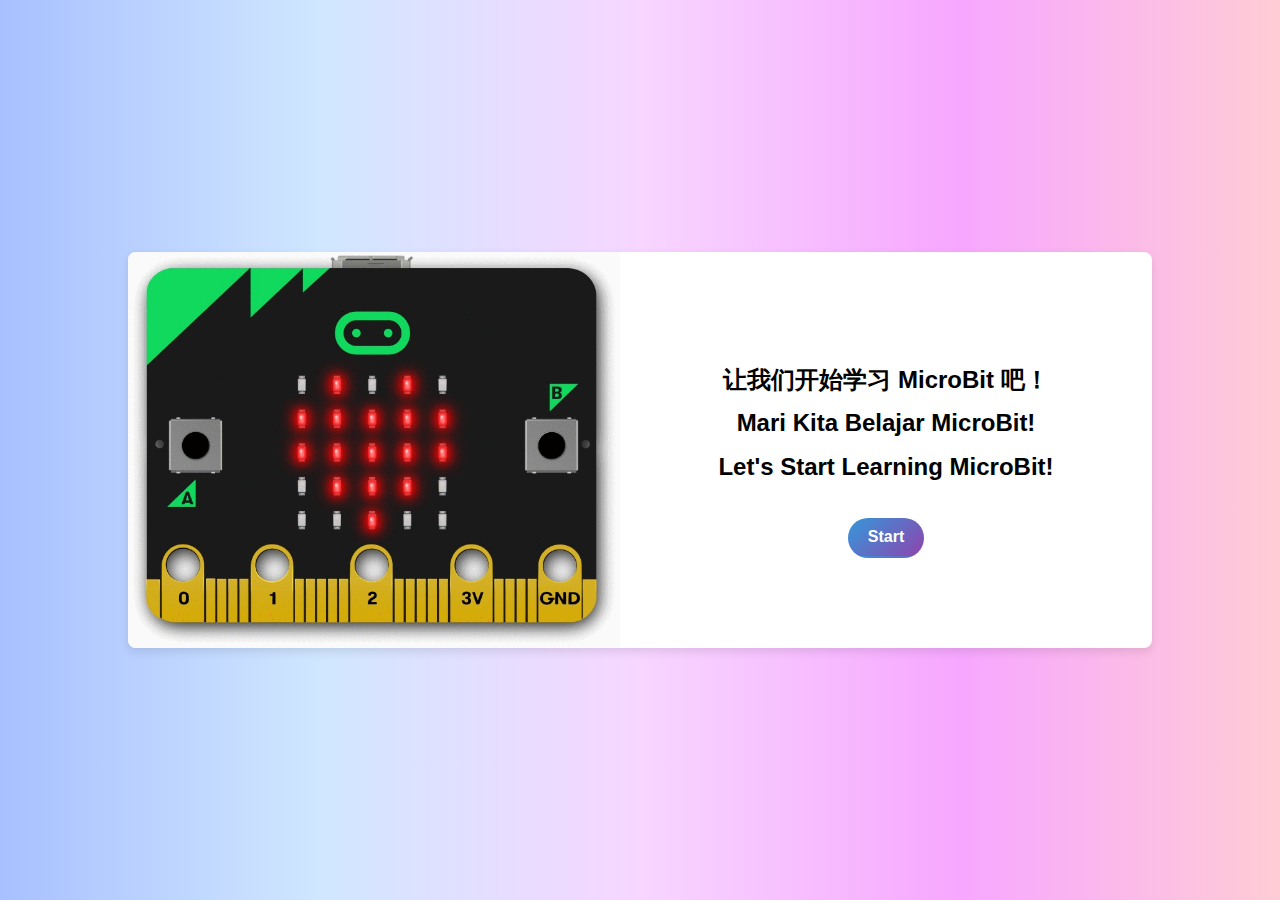
<file: index.html>
<!DOCTYPE html>
<html lang="en">
<head>
    <meta charset="UTF-8">
    <meta name="viewport" content="width=device-width, initial-scale=1.0">
    <title>MicroBit Learning</title>
    <link rel="stylesheet" href="styles.css">
    <script src="script.js" defer></script>
</head>
<body>
    <div class="container">
        <!-- 左侧照片框 -->
        <div class="photo-frame">
            <img src="beating-heart.gif" alt="MicroBit" class="microbit-photo">
        </div>
        <!-- 右侧内容 -->
        <div class="content">
            <h1>让我们开始学习 MicroBit 吧！<br> Mari Kita Belajar MicroBit! <br> Let's Start Learning MicroBit!</h1>
            <a href="learning.html" class="read-more">Start</a>
        </div>
    </div>
</body>
</html>
</file>
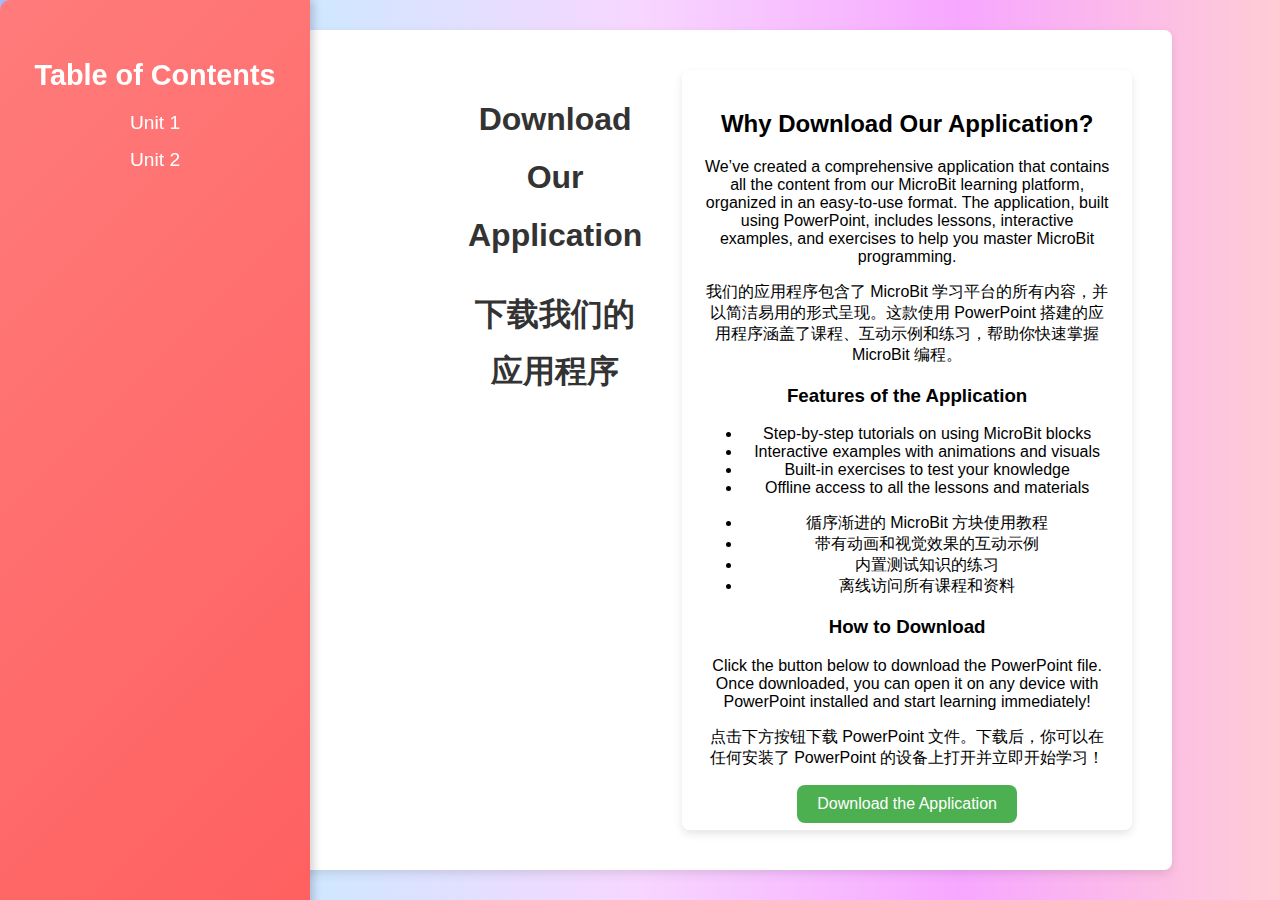
<file: download.html>
<!DOCTYPE html>
<html lang="en">
<head>
    <meta charset="UTF-8">
    <meta name="viewport" content="width=device-width, initial-scale=1.0">
    <title>Download Our MicroBit Application</title>
    <link rel="stylesheet" href="styles.css">
    <script src="script.js" defer></script>
</head>
<body>
    <div class="blog-container">
        <header>
            <h1>Download Our Application</h1>
            <h1>下载我们的应用程序</h1>
        </header>

        <!-- 侧边导航栏 -->
        <div class="sidebar">
            <h3>Table of Contents</h3>
                        <ul>
                <li><a href="Unit1.html">Unit 1</a></li>
				<li><a href="Unit2.html">Unit 2</a></li>
            </ul>
        </div>

        <!-- 主要内容 -->
        <div class="main-content">
            <main>

                <h2>Why Download Our Application?</h2>

                <p>We’ve created a comprehensive application that contains all the content from our MicroBit learning platform, organized in an easy-to-use format. The application, built using PowerPoint, includes lessons, interactive examples, and exercises to help you master MicroBit programming.</p>

                <p>我们的应用程序包含了 MicroBit 学习平台的所有内容，并以简洁易用的形式呈现。这款使用 PowerPoint 搭建的应用程序涵盖了课程、互动示例和练习，帮助你快速掌握 MicroBit 编程。</p>

                <h3>Features of the Application</h3>
                <ul>
                    <li>Step-by-step tutorials on using MicroBit blocks</li>
                    <li>Interactive examples with animations and visuals</li>
                    <li>Built-in exercises to test your knowledge</li>
                    <li>Offline access to all the lessons and materials</li>
                </ul>

                <ul>
                    <li>循序渐进的 MicroBit 方块使用教程</li>
                    <li>带有动画和视觉效果的互动示例</li>
                    <li>内置测试知识的练习</li>
                    <li>离线访问所有课程和资料</li>
                </ul>

                <h3>How to Download</h3>
                <p>Click the button below to download the PowerPoint file. Once downloaded, you can open it on any device with PowerPoint installed and start learning immediately!</p>

                <p>点击下方按钮下载 PowerPoint 文件。下载后，你可以在任何安装了 PowerPoint 的设备上打开并立即开始学习！</p>

                <a href="MICROBIT LEARNING.ppsx" download="MICROBIT LEARNING.ppsx" class="download-button">Download the Application</a>
            </main>
        </div>
    </div>
</body>
</html>
</file>
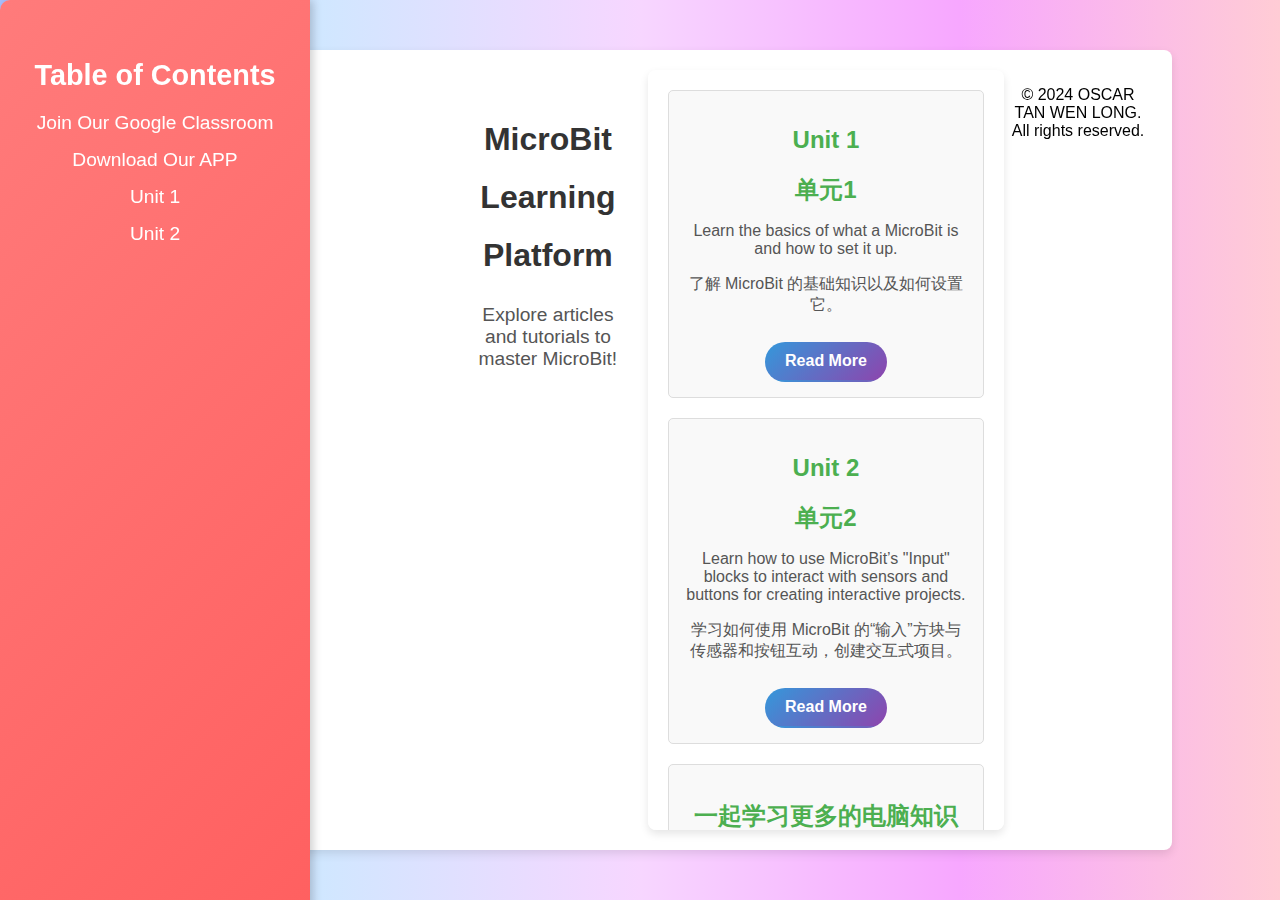
<file: learning.html>
<!DOCTYPE html>
<html lang="en">
<head>
    <meta charset="UTF-8">
    <meta name="viewport" content="width=device-width, initial-scale=1.0">
    <title>MicroBit Learning Platform</title>
    <link rel="stylesheet" href="styles.css">
</head>
<body>
    <div class="blog-container">
        <header>
            <h1>MicroBit Learning Platform</h1>
            <p>Explore articles and tutorials to master MicroBit!</p>
        </header>
		
		        <!-- 侧边导航栏 -->
        <div class="sidebar">
            <h3>Table of Contents</h3>
            <ul>
				<li><a href="googleclassroom.html">Join Our Google Classroom</a></li>
				<li><a href="download.html">Download Our APP</a></li>
                <li><a href="Unit1.html">Unit 1</a></li>
				<li><a href="Unit2.html">Unit 2</a></li>
            </ul>
        </div>
		
        <main>
            <!-- 文章列表 -->
            <article>
                <h2>Unit 1</h2>
				<h2>单元1</h2>
                <p>Learn the basics of what a MicroBit is and how to set it up.</p>
				<p>了解 MicroBit 的基础知识以及如何设置它。</p>
                <a href="Unit1.html" class="read-more">Read More</a>
            </article>
			            <article>
                <h2>Unit 2</h2>
				<h2>单元2</h2>
                <p>Learn how to use MicroBit’s "Input" blocks to interact with sensors and buttons for creating interactive projects.</p>
				<p>学习如何使用 MicroBit 的“输入”方块与传感器和按钮互动，创建交互式项目。</p>
                <a href="Unit2.html" class="read-more">Read More</a>
            </article>
			
						            <article>
                <h2></h2>
				<h2>一起学习更多的电脑知识吧！</h2>
                <p>Let's explore more about computers together!</p>
                <a href="https://oscartanwenlong-hi.github.io/learning/" class="read-more">Read More</a>
            </article>
			
			 <a href='https://www.free-counters.org/'>free HitCounters</a> <script type='text/javascript' src='https://www.freevisitorcounters.com/auth.php?id=467975fff33a900bb951ea67b7d2b9647b00a8fd'></script>
<script type="text/javascript" src="https://www.freevisitorcounters.com/en/home/counter/1268680/t/10"></script>
        </main>
		<footer>
			<p>&copy; 2024 OSCAR TAN WEN LONG. All rights reserved.</p>
        </footer>
    </div>
</body>
</html>
</file>
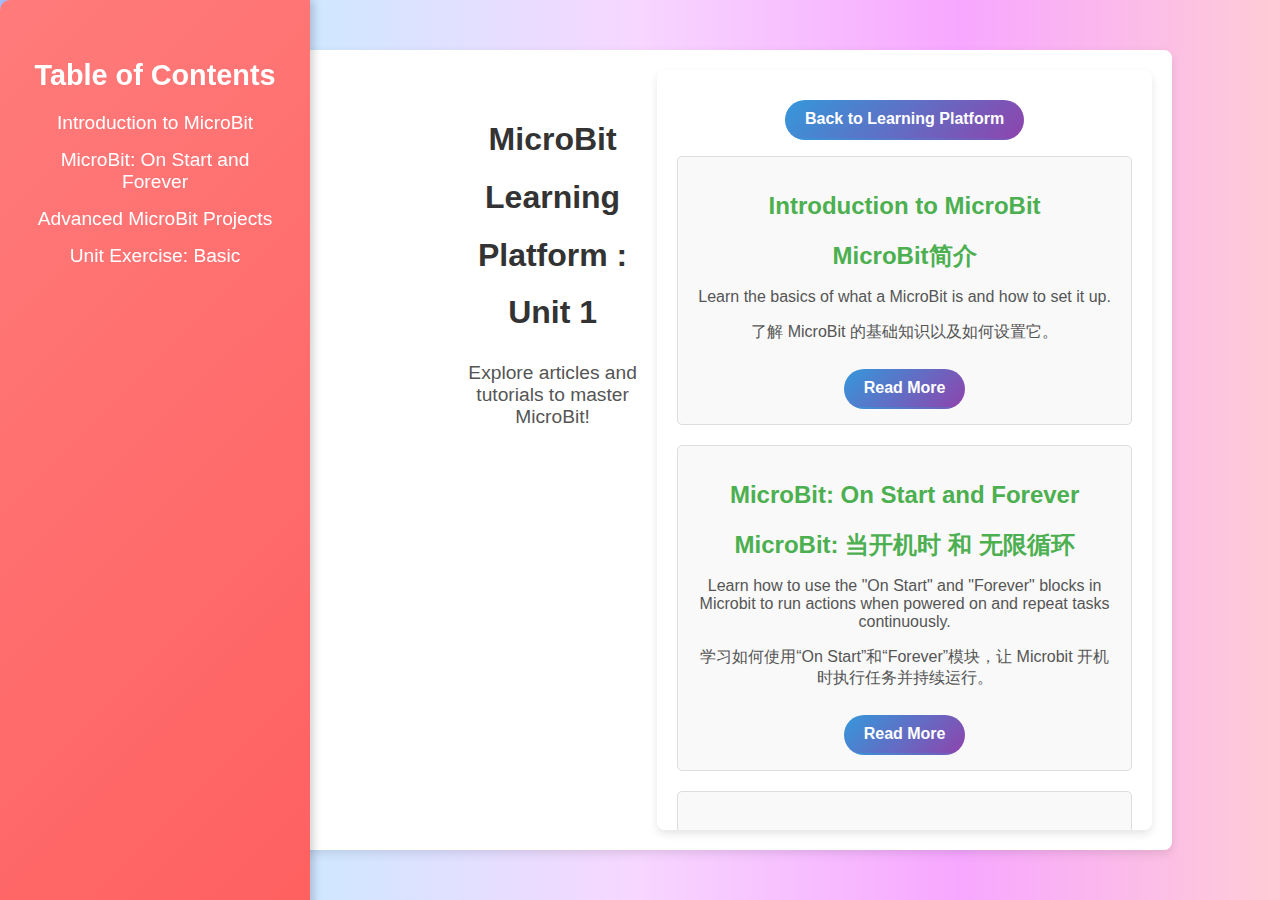
<file: Unit1.html>
<!DOCTYPE html>
<html lang="en">
<head>
    <meta charset="UTF-8">
    <meta name="viewport" content="width=device-width, initial-scale=1.0">
    <title>MicroBit Learning Platform</title>
    <link rel="stylesheet" href="styles.css">
</head>
<body>
    <div class="blog-container">
        <header>
            <h1>MicroBit Learning Platform : Unit 1</h1>
            <p>Explore articles and tutorials to master MicroBit!</p>
        </header>
		
		        <!-- 侧边导航栏 -->
        <div class="sidebar">
            <h3>Table of Contents</h3>
            <ul>
                <li><a href="post1/article1.html">Introduction to MicroBit</a></li>
                <li><a href="post2/article2.html">MicroBit: On Start and Forever</a></li>
                <li><a href="post3/article3.html">Advanced MicroBit Projects</a></li>
				<li><a href="post4/article4.html">Unit Exercise: Basic</a></li>
            </ul>
        </div>
		
        <main>
			<a href="learning.html" class="read-more">Back to Learning Platform</a>
			<p></p>
            <!-- 文章列表 -->
            <article>
                <h2>Introduction to MicroBit</h2>
				<h2>MicroBit简介</h2>
                <p>Learn the basics of what a MicroBit is and how to set it up.</p>
				<p>了解 MicroBit 的基础知识以及如何设置它。</p>
                <a href="post1/article1.html" class="read-more">Read More</a>
            </article>

            <article>
                <h2>MicroBit: On Start and Forever</h2>
				<h2>MicroBit: 当开机时 和 无限循环</h2>
                <p>Learn how to use the "On Start" and "Forever" blocks in Microbit to run actions when powered on and repeat tasks continuously.</p>
				<p>学习如何使用“On Start”和“Forever”模块，让 Microbit 开机时执行任务并持续运行。</p>
                <a href="post2/article2.html" class="read-more">Read More</a>
            </article>

            <article>
                <h2>MicroBit: Basic Module Blocks</h2>
				<h2>MicroBit: 基本模块</h2>
                <p>This article covers the key blocks in the MicroBit Basic module, such as "Show Number," "Show String," "Pause," and "Clear Screen," essential for controlling the display and timing in your projects.</p>
				<p>本文介绍了 MicroBit 基本模块中的关键代码块，如“显示数字”、“显示字符串”、“暂停”和“清空屏幕”，帮助控制显示和时间。</p>
                <a href="post3/article3.html" class="read-more">Read More</a>
            </article>
			
			    <article>
                <h2>Unit Exercise: Basic</h2>
				<h2>单元练习：Basic</h2>
                <p>This article covers the key blocks in the MicroBit Basic module, such as "Show Number," "Show String," "Pause," and "Clear Screen," essential for controlling the display and timing in your projects.</p>
				<p>本文介绍了 MicroBit 基本模块中的关键代码块，如“显示数字”、“显示字符串”、“暂停”和“清空屏幕”，帮助控制显示和时间。</p>
                <a href="post4/article4.html" class="read-more">Read More</a>
            </article>
			        <footer>
            <p>&copy; 2024 OSCAR TAN WEN LONG. All rights reserved.</p>
        </footer>
        </main>
    </div>
</body>
</html>
</file>
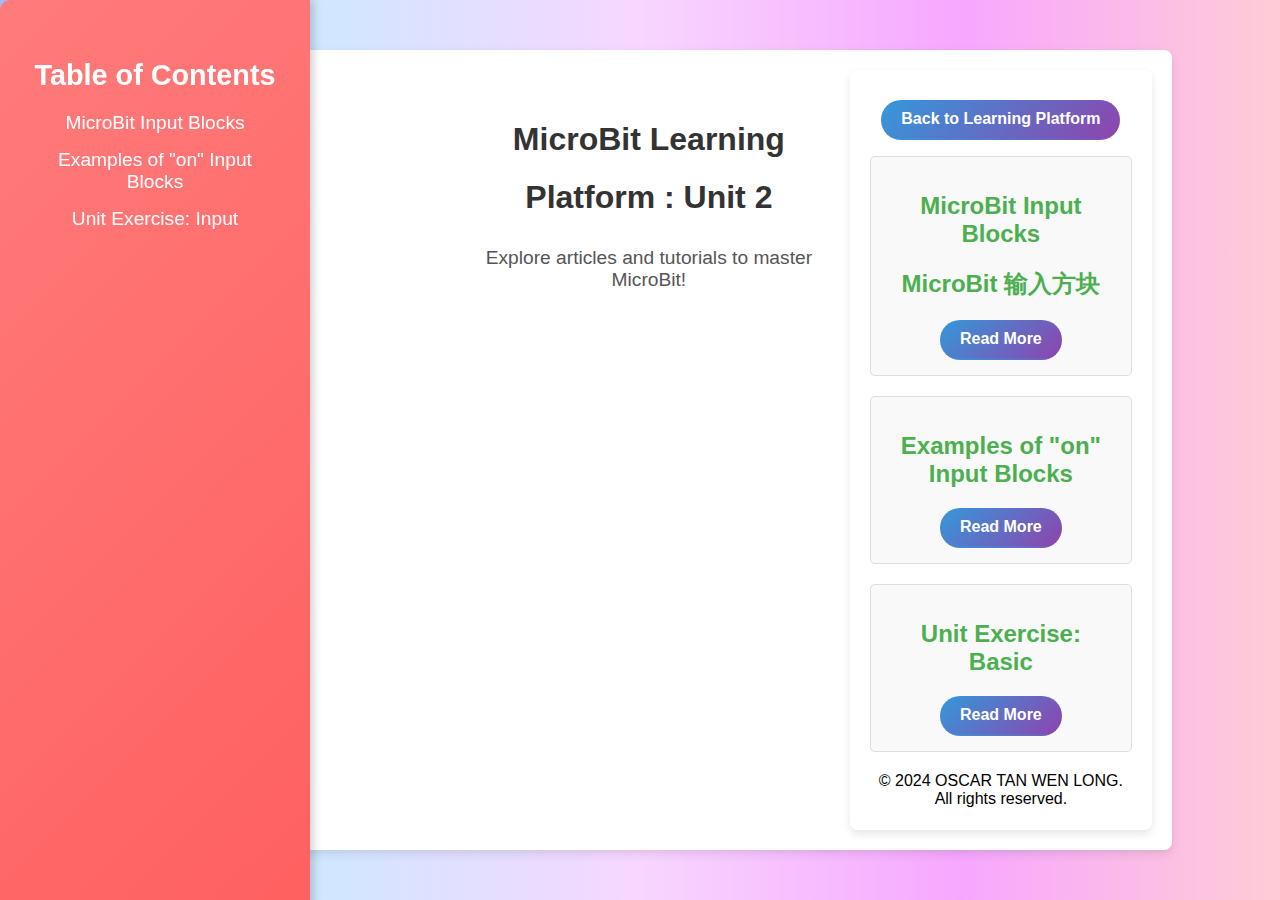
<file: Unit2.html>
<!DOCTYPE html>
<html lang="en">
<head>
    <meta charset="UTF-8">
    <meta name="viewport" content="width=device-width, initial-scale=1.0">
    <title>MicroBit Learning Platform</title>
    <link rel="stylesheet" href="styles.css">
</head>
<body>
    <div class="blog-container">
        <header>
            <h1>MicroBit Learning Platform : Unit 2</h1>
            <p>Explore articles and tutorials to master MicroBit!</p>
        </header>
		
		        <!-- 侧边导航栏 -->
        <div class="sidebar">
            <h3>Table of Contents</h3>
            <ul>
                <li><a href="post5/article5.html">MicroBit Input Blocks</a></li>
                <li><a href="post6/article6.html">Examples of "on" Input Blocks</a></li>
                <li><a href="post7/article7.html">Unit Exercise: Input</a></li>
            </ul>
        </div>
		
        <main>
			<a href="learning.html" class="read-more">Back to Learning Platform</a>
			<p></p>
            <!-- 文章列表 -->
            <article>
                <h2>MicroBit Input Blocks</h2>
				<h2>MicroBit 输入方块</h2>
                <a href="post5/article5.html" class="read-more">Read More</a>
            </article>

            <article>
                <h2>Examples of "on" Input Blocks</h2>
                <a href="post6/article6.html" class="read-more">Read More</a>
            </article>

            <article>
                <h2>Unit Exercise: Basic</h2>        
                <a href="post7/article7.html" class="read-more">Read More</a>
            </article>
			        <footer>
            <p>&copy; 2024 OSCAR TAN WEN LONG. All rights reserved.</p>
        </footer>
        </main>
    </div>
</body>
</html>
</file>
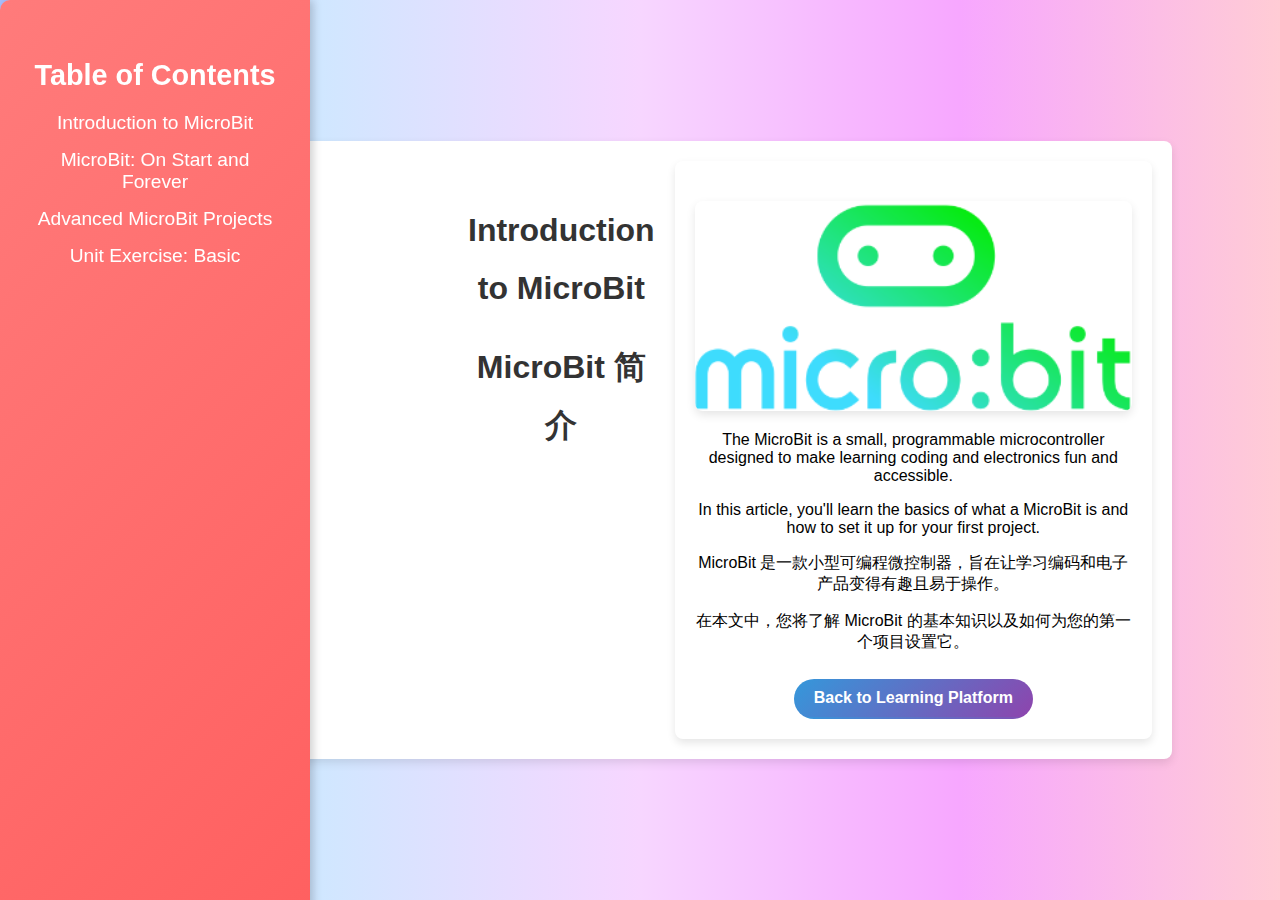
<file: post1/article1.html>
<!DOCTYPE html>
<html lang="en">
<head>
    <meta charset="UTF-8">
    <meta name="viewport" content="width=device-width, initial-scale=1.0">
    <title>Introduction to MicroBit</title>
    <link rel="stylesheet" href="../styles.css">
</head>
<body>
    <div class="blog-container">
        <header>
			<h1>Introduction to MicroBit</h1>
			<h1>MicroBit 简介</h1>
        </header>
		
		        <!-- 侧边导航栏 -->
        <div class="sidebar">
            <h3>Table of Contents</h3>
            <ul>
                <li><a href="../post1/article1.html">Introduction to MicroBit</a></li>
                <li><a href="../post2/article2.html">MicroBit: On Start and Forever</a></li>
                <li><a href="../post3/article3.html">Advanced MicroBit Projects</a></li>
				<li><a href="../post4/article4.html">Unit Exercise: Basic</a></li>
            </ul>
        </div>
		
        <main>
			<img src="Microbit-logo-stacked.png" alt="Introduction to MicroBit" class="article-image">
            <p>The MicroBit is a small, programmable microcontroller designed to make learning coding and electronics fun and accessible.</p>
            <p>In this article, you'll learn the basics of what a MicroBit is and how to set it up for your first project.</p>
			
			<p>MicroBit 是一款小型可编程微控制器，旨在让学习编码和电子产品变得有趣且易于操作。</p>
			<p>在本文中，您将了解 MicroBit 的基本知识以及如何为您的第一个项目设置它。</p>
            <a href="../learning.html" class="read-more">Back to Learning Platform</a>
        </main>
    </div>
</body>
</html>
</file>
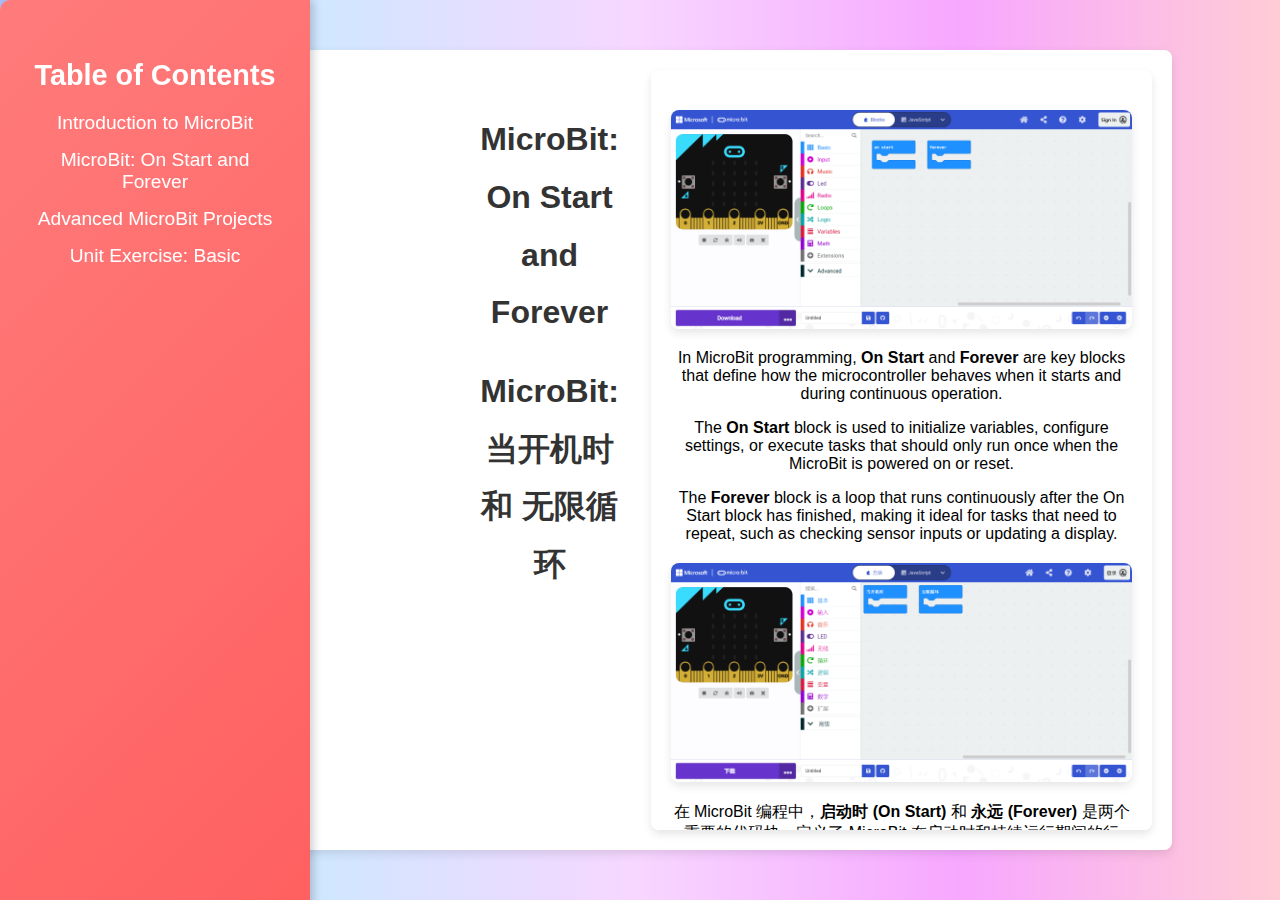
<file: post2/article2.html>
<!DOCTYPE html>
<html lang="en">
<head>
    <meta charset="UTF-8">
    <meta name="viewport" content="width=device-width, initial-scale=1.0">
    <title>MicroBit: On Start and Forever</title>
    <link rel="stylesheet" href="../styles.css">
</head>
<body>
    <div class="blog-container">
        <header>
            <h1>MicroBit: On Start and Forever</h1>
            <h1>MicroBit: 当开机时 和 无限循环</h1>
        </header>
		
		        <!-- 侧边导航栏 -->
        <div class="sidebar">
            <h3>Table of Contents</h3>
            <ul>
                <li><a href="../post1/article1.html">Introduction to MicroBit</a></li>
                <li><a href="../post2/article2.html">MicroBit: On Start and Forever</a></li>
                <li><a href="../post3/article3.html">Advanced MicroBit Projects</a></li>
				<li><a href="../post4/article4.html">Unit Exercise: Basic</a></li>
            </ul>
        </div>
		
        <main>
            <img src="ENGLISH.png" alt="MicroBit On Start and Forever" class="article-image">
            <p>In MicroBit programming, <strong>On Start</strong> and <strong>Forever</strong> are key blocks that define how the microcontroller behaves when it starts and during continuous operation.</p>
            <p>The <strong>On Start</strong> block is used to initialize variables, configure settings, or execute tasks that should only run once when the MicroBit is powered on or reset.</p>
            <p>The <strong>Forever</strong> block is a loop that runs continuously after the On Start block has finished, making it ideal for tasks that need to repeat, such as checking sensor inputs or updating a display.</p>

			<img src="CHINESE.png" alt="MicroBit On Start and Forever" class="article-image">
            <p>在 MicroBit 编程中，<strong>启动时 (On Start)</strong> 和 <strong>永远 (Forever)</strong> 是两个重要的代码块，定义了 MicroBit 在启动时和持续运行期间的行为。</p>
            <p><strong>当开机时 (On Start)</strong> 块用于初始化变量、配置设置或执行仅在 MicroBit 开机或重置时运行一次的任务。</p>
            <p><strong>无限循环 (Forever)</strong> 块是一个循环，在启动时代码块完成后会持续运行。它非常适合需要重复执行的任务，例如检查传感器输入或更新显示。</p>
            <a href="../learning.html" class="read-more">Back to Learning Platform</a>
        </main>
    </div>
</body>
</html>
</file>
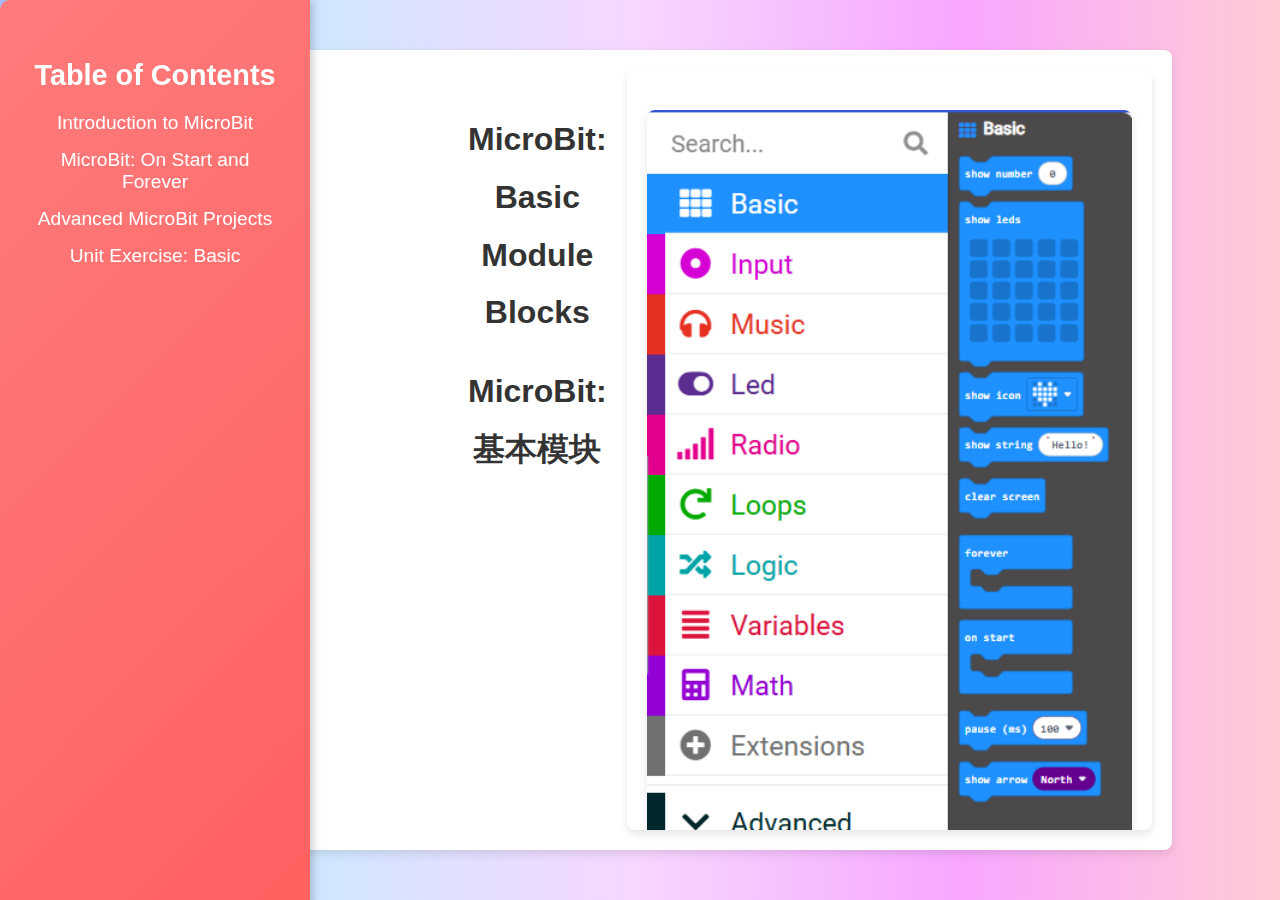
<file: post3/article3.html>
<!DOCTYPE html>
<html lang="en">
<head>
    <meta charset="UTF-8">
    <meta name="viewport" content="width=device-width, initial-scale=1.0">
    <title>Introduction to MicroBit</title>
    <link rel="stylesheet" href="../styles.css">
</head>
<body>
    <div class="blog-container">
        <header>
            <h1>MicroBit: Basic Module Blocks</h1>
            <h1>MicroBit: 基本模块</h1>
        </header>
		
		        <!-- 侧边导航栏 -->
        <div class="sidebar">
            <h3>Table of Contents</h3>
            <ul>
                <li><a href="../post1/article1.html">Introduction to MicroBit</a></li>
                <li><a href="../post2/article2.html">MicroBit: On Start and Forever</a></li>
                <li><a href="../post3/article3.html">Advanced MicroBit Projects</a></li>
				<li><a href="../post4/article4.html">Unit Exercise: Basic</a></li>
            </ul>
        </div>
		
        <main>
            <img src="ENGLISH.png" alt="MicroBit Basic Module Blocks" class="article-image">
            <p>In MicroBit programming, the <strong>Basic</strong> module contains several important blocks that allow you to control basic functions and actions. These blocks are essential for building interactive projects and controlling the MicroBit’s hardware components.</p>
            <p>Some of the key blocks in the Basic module include:</p>
            <ul>
                <li><strong>Show Number</strong>: Displays a number on the MicroBit's LED display.</li>
                <li><strong>Show String</strong>: Displays a string of text on the LED display.</li>
                <li><strong>Pause</strong>: Pauses the program for a specified amount of time (in milliseconds).</li>
                <li><strong>Clear Screen</strong>: Clears the LED display.</li>
            </ul>
            <p>These blocks are used to create simple, yet powerful interactions with the MicroBit, making it possible to display messages, pause actions, and clear the screen as needed in your program.</p>

            <img src="CHINESE.png" alt="MicroBit Basic Module Blocks" class="article-image">
            <p>在 MicroBit 编程中，<strong>基本 (Basic)</strong> 模块包含多个重要的代码块，允许你控制基本功能和操作。这些模块是构建交互式项目和控制 MicroBit 硬件组件的基础。</p>
            <p>基本模块中的一些关键代码块包括：</p>
            <ul>
                <li><strong>显示数字 (Show Number)</strong>: 在 MicroBit 的 LED 显示屏上显示数字。</li>
                <li><strong>显示字符串 (Show String)</strong>: 在 LED 显示屏上显示文本字符串。</li>
                <li><strong>暂停 (Pause)</strong>: 暂停程序运行指定的时间（以毫秒为单位）。</li>
                <li><strong>清空屏幕 (Clear Screen)</strong>: 清除 LED 显示屏上的内容。</li>
            </ul>
            <p>这些代码块用于与 MicroBit 进行简单而强大的交互，可以在程序中根据需要显示信息、暂停操作或清除显示屏。</p>
            <a href="../learning.html" class="read-more">Back to Learning Platform</a>
        </main>
    </div>
</body>
</html>
</file>
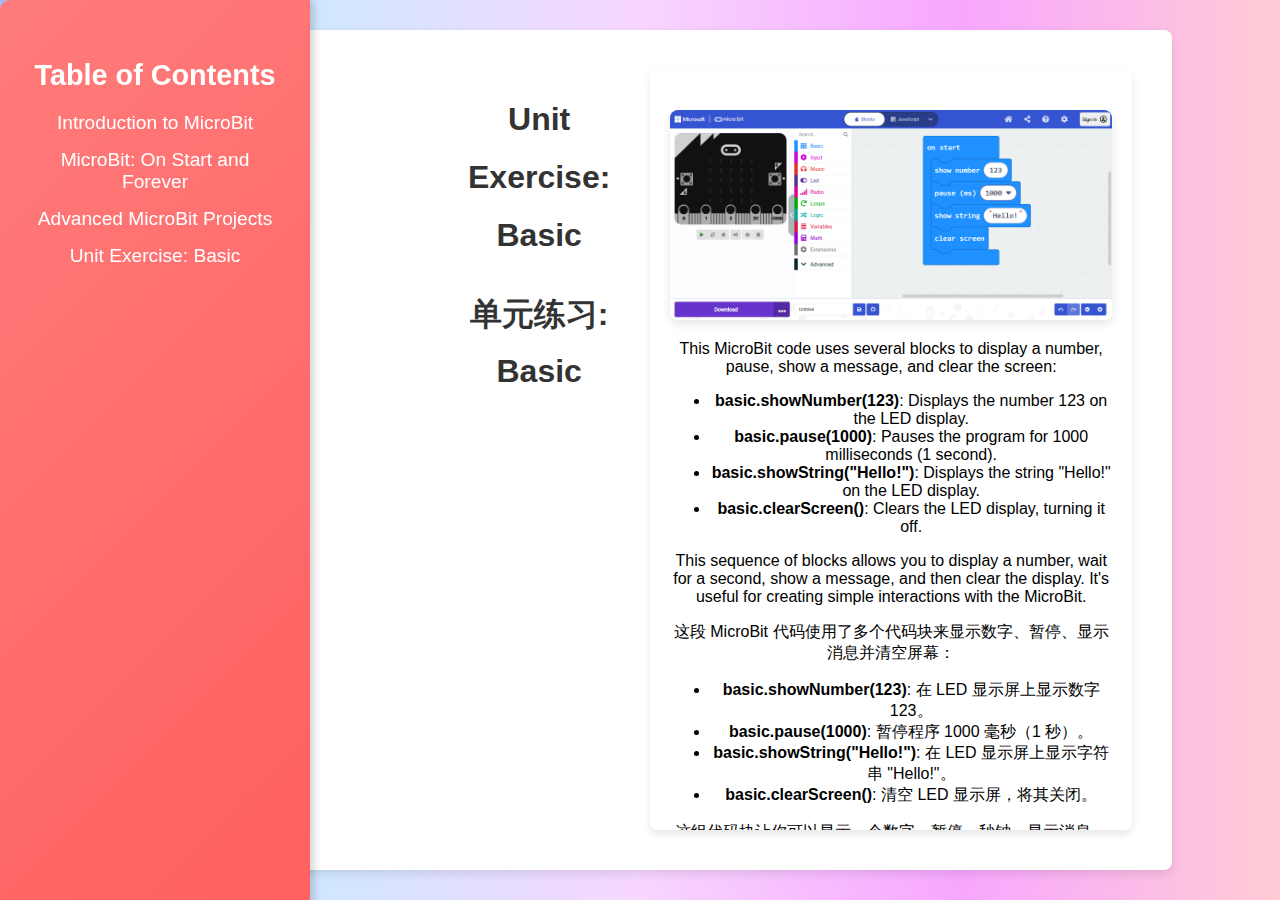
<file: post4/article4.html>
<!DOCTYPE html>
<html lang="en">
<head>
    <meta charset="UTF-8">
    <meta name="viewport" content="width=device-width, initial-scale=1.0">
    <title>MicroBit Code Explanation</title>
    <link rel="stylesheet" href="../styles.css">
    <script src="../script.js" defer></script>
</head>
<body>
    <div class="blog-container">
        <header>
            <h1>Unit Exercise: Basic</h1>
            <h1>单元练习: Basic</h1>
        </header>

        <!-- 侧边导航栏 -->
        <div class="sidebar">
            <h3>Table of Contents</h3>
            <ul>
                <li><a href="../post1/article1.html">Introduction to MicroBit</a></li>
                <li><a href="../post2/article2.html">MicroBit: On Start and Forever</a></li>
                <li><a href="../post3/article3.html">Advanced MicroBit Projects</a></li>
				<li><a href="../post4/article4.html">Unit Exercise: Basic</a></li>
            </ul>
        </div>

        <!-- 主要内容 -->
        <div class="main-content">
            <main>
                <img src="ENGLISH.png" alt="MicroBit Code Explanation" class="article-image">
                <p>This MicroBit code uses several blocks to display a number, pause, show a message, and clear the screen:</p>
                <ul>
                    <li><strong>basic.showNumber(123)</strong>: Displays the number 123 on the LED display.</li>
                    <li><strong>basic.pause(1000)</strong>: Pauses the program for 1000 milliseconds (1 second).</li>
                    <li><strong>basic.showString("Hello!")</strong>: Displays the string "Hello!" on the LED display.</li>
                    <li><strong>basic.clearScreen()</strong>: Clears the LED display, turning it off.</li>
                </ul>
                <p>This sequence of blocks allows you to display a number, wait for a second, show a message, and then clear the display. It's useful for creating simple interactions with the MicroBit.</p>

                <p>这段 MicroBit 代码使用了多个代码块来显示数字、暂停、显示消息并清空屏幕：</p>
                <ul>
                    <li><strong>basic.showNumber(123)</strong>: 在 LED 显示屏上显示数字 123。</li>
                    <li><strong>basic.pause(1000)</strong>: 暂停程序 1000 毫秒（1 秒）。</li>
                    <li><strong>basic.showString("Hello!")</strong>: 在 LED 显示屏上显示字符串 "Hello!"。</li>
                    <li><strong>basic.clearScreen()</strong>: 清空 LED 显示屏，将其关闭。</li>
                </ul>
                <p>这组代码块让你可以显示一个数字、暂停一秒钟、显示消息，然后清空显示屏。非常适合用来创建简单的与 MicroBit 交互的项目。</p>

                <a href="../learning.html" class="read-more">Back to Learning Platform</a>
                <a href="https://forms.gle/SXpiHjVuipmYMY28A" class="read-more">Google Form Test</a>
                <a href="microbit-Unit-Exercise-Basic.hex" download="microbit-Unit-Exercise-Basic.hex" class="download-button">Download .hex File</a>
            </main>
        </div>
    </div>
</body>
</html>
</file>
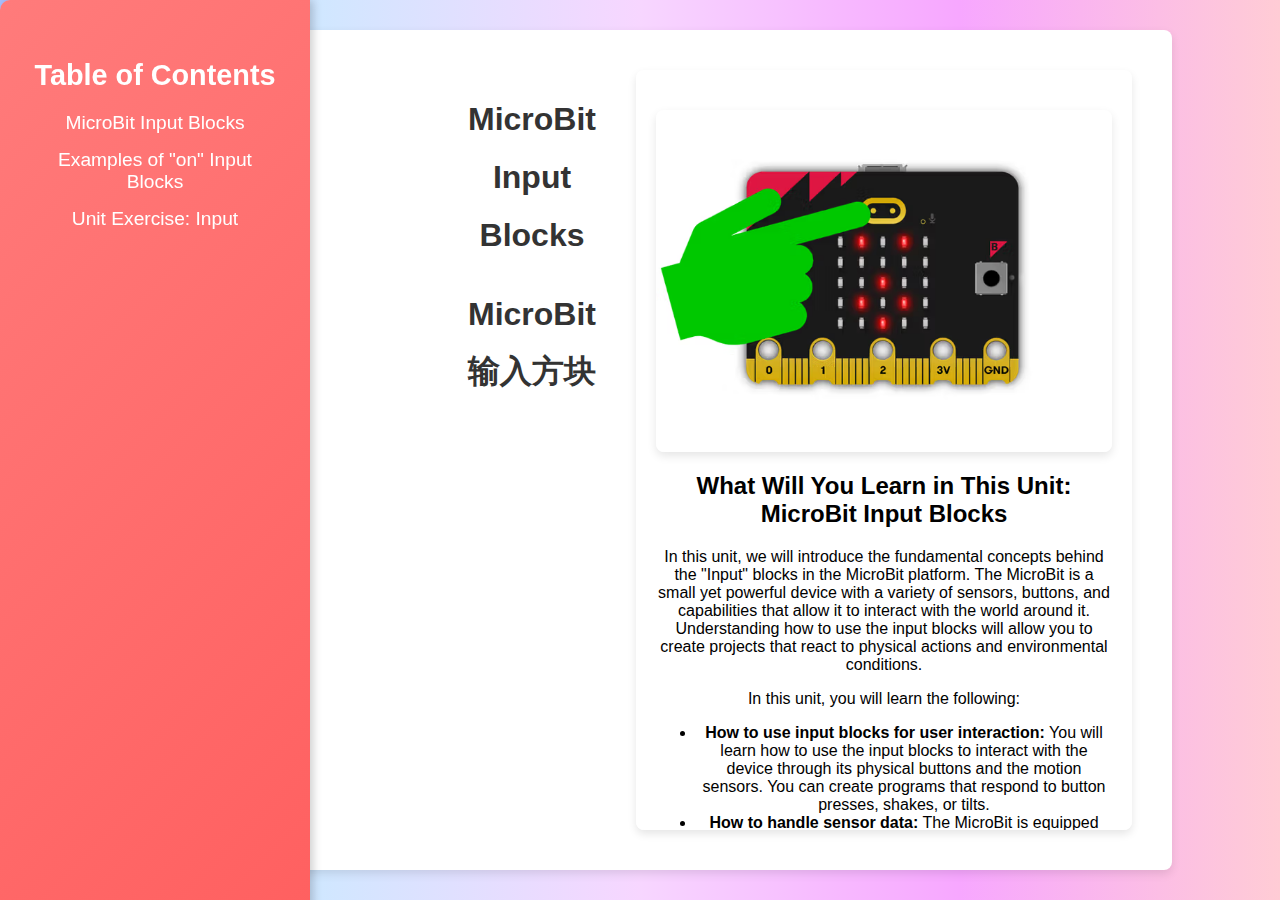
<file: post5/article5.html>
<!DOCTYPE html>
<html lang="en">
<head>
    <meta charset="UTF-8">
    <meta name="viewport" content="width=device-width, initial-scale=1.0">
    <title>MicroBit Input Blocks</title>
    <link rel="stylesheet" href="../styles.css">
    <script src="../script.js" defer></script>
</head>
<body>
    <div class="blog-container">
        <header>
            <h1>MicroBit Input Blocks</h1>
            <h1>MicroBit 输入方块</h1>
        </header>

        <!-- 侧边导航栏 -->
        <div class="sidebar">
            <h3>Table of Contents</h3>
            <ul>
                <li><a href="../post5/article5.html">MicroBit Input Blocks</a></li>
                <li><a href="../post6/article6.html">Examples of "on" Input Blocks</a></li>
                <li><a href="../post7/article7.html">Unit Exercise: Input</a></li>
            </ul>
        </div>

        <!-- 主要内容 -->
        <div class="main-content">
            <main>
                <img src="ENGLISH.png" alt="MicroBit Input Blocks Overview" class="article-image">
                
                <h2>What Will You Learn in This Unit: MicroBit Input Blocks</h2>
                
                <p>In this unit, we will introduce the fundamental concepts behind the "Input" blocks in the MicroBit platform. The MicroBit is a small yet powerful device with a variety of sensors, buttons, and capabilities that allow it to interact with the world around it. Understanding how to use the input blocks will allow you to create projects that react to physical actions and environmental conditions.</p>

                <p>In this unit, you will learn the following:</p>
                <ul>
                    <li><strong>How to use input blocks for user interaction:</strong> You will learn how to use the input blocks to interact with the device through its physical buttons and the motion sensors. You can create programs that respond to button presses, shakes, or tilts.</li>
                    <li><strong>How to handle sensor data:</strong> The MicroBit is equipped with various sensors, such as the light sensor and temperature sensor. In this unit, you will learn how to read and utilize data from these sensors in your projects.</li>
                    <li><strong>How to use the accelerometer and compass:</strong> You'll discover how to use the MicroBit’s built-in accelerometer to detect movements such as shaking or tilting. The compass will allow you to create applications that use direction and orientation.</li>
                    <li><strong>How to combine input blocks with other logic:</strong> We will explore how to combine input blocks with other logic blocks such as loops and conditionals. For example, you can make the MicroBit do something when a button is pressed or when the device is shaken.</li>
                    <li><strong>Building interactive projects:</strong> By the end of this unit, you will be able to create interactive projects that respond to the user. For example, you can create a game where the MicroBit reacts when the user shakes the device, or a weather station that uses the temperature sensor to display the current temperature.</li>
                </ul>

                <p>This unit is the foundation of creating interactive projects that can sense and respond to the environment or the user. You will be able to take your understanding of inputs and use them in a wide variety of applications, from simple games to useful sensor-based tools.</p>

                <p>在这个单元中，我们将介绍 MicroBit 平台中“输入”方块的基本概念。MicroBit 是一款小巧而强大的设备，拥有各种传感器、按钮和功能，可以与周围的世界互动。理解如何使用输入方块将使你能够创建对物理动作和环境条件做出反应的项目。</p>

                <p>在这个单元中，你将学习到：</p>
                <ul>
                    <li><strong>如何使用输入方块进行用户交互：</strong>你将学习如何通过 MicroBit 的物理按钮和运动传感器与设备进行交互。你可以创建响应按钮按下、摇动或倾斜的程序。</li>
                    <li><strong>如何处理传感器数据：</strong>MicroBit 配备了各种传感器，例如光传感器和温度传感器。在本单元中，你将学习如何读取并在项目中使用这些传感器的数据。</li>
                    <li><strong>如何使用加速度计和指南针：</strong>你将发现如何使用 MicroBit 内建的加速度计来检测摇动或倾斜等运动。指南针将允许你创建使用方向和方位的应用。</li>
                    <li><strong>如何将输入方块与其他逻辑结合：</strong>我们将探讨如何将输入方块与其他逻辑方块（如循环和条件）结合。例如，当按下按钮或设备被摇动时，你可以让 MicroBit 做出某些反应。</li>
                    <li><strong>创建交互式项目：</strong>在本单元结束时，你将能够创建响应用户操作的交互式项目。例如，你可以创建一个游戏，当用户摇动设备时，MicroBit 会做出反应，或者使用温度传感器显示当前温度的天气站。</li>
                </ul>

                <p>这个单元是创建能够感知和响应环境或用户交互的项目的基础。你将能够将输入方块的知识运用到各种应用中，从简单的游戏到有用的传感器工具。</p>

                <a href="../learning.html" class="read-more">Back to Learning Platform</a>
            </main>
        </div>
    </div>
</body>
</html>
</file>
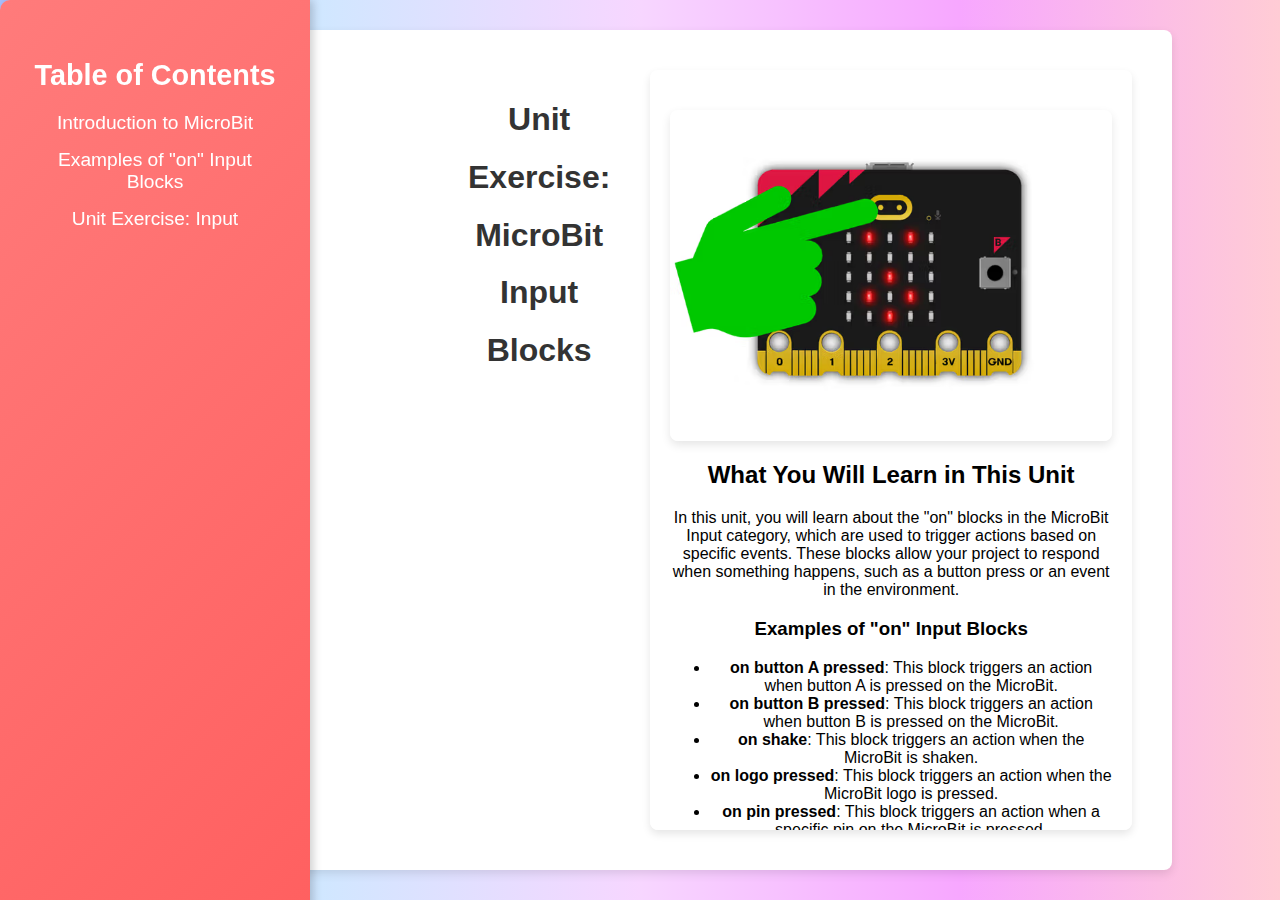
<file: post6/article6.html>
<!DOCTYPE html>
<html lang="en">
<head>
    <meta charset="UTF-8">
    <meta name="viewport" content="width=device-width, initial-scale=1.0">
    <title>MicroBit Input Blocks Overview</title>
    <link rel="stylesheet" href="../styles.css">
    <script src="../script.js" defer></script>
</head>
<body>
    <div class="blog-container">
        <header>
            <h1>Unit Exercise: MicroBit Input Blocks</h1>
        </header>

        <!-- 侧边导航栏 -->
        <div class="sidebar">
            <h3>Table of Contents</h3>
            <ul>
                <li><a href="../post5/article5.html">Introduction to MicroBit</a></li>
                <li><a href="../post6/article6.html">Examples of "on" Input Blocks</a></li>
                <li><a href="../post7/article7.html">Unit Exercise: Input</a></li>
            </ul>
        </div>

        <!-- 主要内容 -->
        <div class="main-content">
            <main>
                <img src="ENGLISH.png" alt="MicroBit Input Blocks Overview" class="article-image">

                <h2>What You Will Learn in This Unit</h2>

                <p>In this unit, you will learn about the "on" blocks in the MicroBit Input category, which are used to trigger actions based on specific events. These blocks allow your project to respond when something happens, such as a button press or an event in the environment.</p>

                <h3>Examples of "on" Input Blocks</h3>
                <ul>
                    <li><strong>on button A pressed</strong>: This block triggers an action when button A is pressed on the MicroBit.</li>
                    <li><strong>on button B pressed</strong>: This block triggers an action when button B is pressed on the MicroBit.</li>
                    <li><strong>on shake</strong>: This block triggers an action when the MicroBit is shaken.</li>
                    <li><strong>on logo pressed</strong>: This block triggers an action when the MicroBit logo is pressed.</li>
                    <li><strong>on pin pressed</strong>: This block triggers an action when a specific pin on the MicroBit is pressed.</li>
                </ul>

                <p>These blocks are essential for creating interactive projects that respond to user input, movements, or physical interactions with the environment. By using these "on" blocks, you can make your MicroBit projects more dynamic and responsive to various actions.</p>

                <a href="../learning.html" class="read-more">Back to Learning Platform</a>
            </main>
        </div>
    </div>
</body>
</html>
</file>
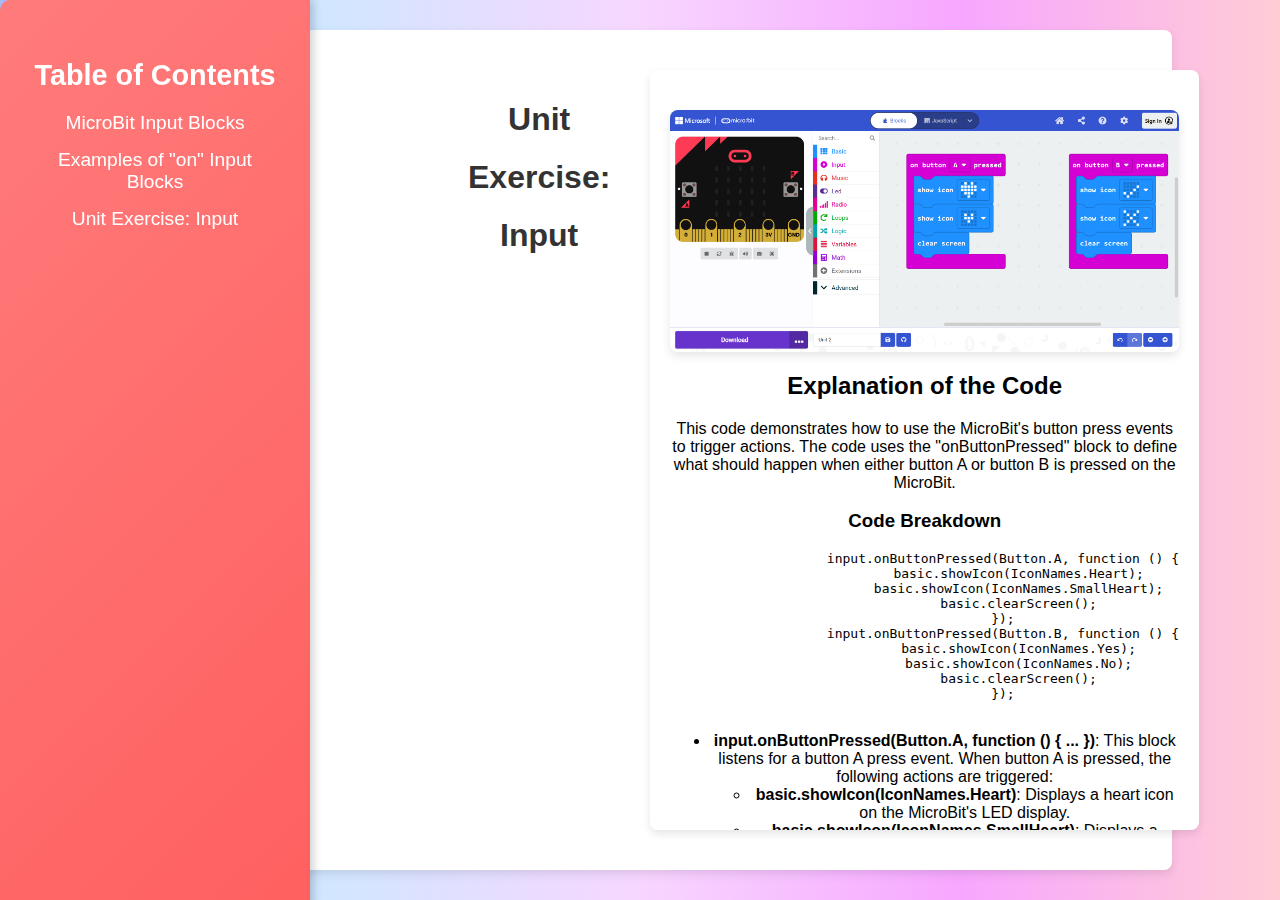
<file: post7/article7.html>
<!DOCTYPE html>
<html lang="en">
<head>
    <meta charset="UTF-8">
    <meta name="viewport" content="width=device-width, initial-scale=1.0">
    <title>MicroBit Code Explanation</title>
    <link rel="stylesheet" href="../styles.css">
    <script src="../script.js" defer></script>
</head>
<body>
    <div class="blog-container">
        <header>
            <h1>Unit Exercise: Input</h1>
        </header>

        <div class="sidebar">
            <h3>Table of Contents</h3>
            <ul>
                <li><a href="../post5/article5.html">MicroBit Input Blocks</a></li>
                <li><a href="../post6/article6.html">Examples of "on" Input Blocks</a></li>
                <li><a href="../post7/article7.html">Unit Exercise: Input</a></li>
            </ul>
        </div>

        <!-- 主要内容 -->
        <div class="main-content">
            <main>
                <img src="ENGLISH.png" alt="MicroBit Button Input Code" class="article-image">

                <h2>Explanation of the Code</h2>

                <p>This code demonstrates how to use the MicroBit's button press events to trigger actions. The code uses the "onButtonPressed" block to define what should happen when either button A or button B is pressed on the MicroBit.</p>

                <h3>Code Breakdown</h3>
                <pre>
                    input.onButtonPressed(Button.A, function () {
                        basic.showIcon(IconNames.Heart);
                        basic.showIcon(IconNames.SmallHeart);
                        basic.clearScreen();
                    });
                    input.onButtonPressed(Button.B, function () {
                        basic.showIcon(IconNames.Yes);
                        basic.showIcon(IconNames.No);
                        basic.clearScreen();
                    });
                </pre>

                <ul>
                    <li><strong>input.onButtonPressed(Button.A, function () { ... })</strong>: This block listens for a button A press event. When button A is pressed, the following actions are triggered:</li>
                    <ul>
                        <li><strong>basic.showIcon(IconNames.Heart)</strong>: Displays a heart icon on the MicroBit's LED display.</li>
                        <li><strong>basic.showIcon(IconNames.SmallHeart)</strong>: Displays a smaller heart icon after the first heart icon.</li>
                        <li><strong>basic.clearScreen()</strong>: Clears the MicroBit's display, turning off all LEDs.</li>
                    </ul>

                    <li><strong>input.onButtonPressed(Button.B, function () { ... })</strong>: This block listens for a button B press event. When button B is pressed, the following actions are triggered:</li>
                    <ul>
                        <li><strong>basic.showIcon(IconNames.Yes)</strong>: Displays a "Yes" icon on the MicroBit's LED display.</li>
                        <li><strong>basic.showIcon(IconNames.No)</strong>: Displays a "No" icon after the "Yes" icon.</li>
                        <li><strong>basic.clearScreen()</strong>: Clears the MicroBit's display, turning off all LEDs.</li>
                    </ul>
                </ul>

                <p>In summary, this code demonstrates how to use button presses to trigger different actions. Pressing button A shows a heart icon sequence, and pressing button B shows a "Yes" and "No" icon sequence. The screen is cleared after each sequence.</p>

                <a href="../learning.html" class="read-more">Back to Learning Platform</a>
				<a href="https://forms.gle/uYAqng3unbo26H6M9" class="read-more">Google Form Test</a>
                <a href="microbit-Unit-Exercise-Basic.hex" download="microbit-Unit-Exercise-Basic.hex" class="download-button">Download .hex File</a>
            </main>
        </div>
    </div>
</body>
</html>
</file>
<file: styles.css>
body {
	
	/* 背景颜色设置为渐变 */

    background: linear-gradient(to right, #a8c0ff, #d0e7ff, #f7d6ff, #f7a7ff, #ffccd5); /* 浅色渐变 */
    font-family: Arial, sans-serif;
    margin: 0;
    padding: 0;
    display: flex;
    justify-content: center;
    align-items: center;
    height: 100vh;
}

/* 标题区域样式，避免被侧边栏覆盖 */
header {
    margin-left: 320px; /* 给标题区域留出足够的空间，避免被侧边栏覆盖 */
    padding: 20px;
}

/* 主内容区域样式 */
.main-content {
    margin-left: 320px; /* 给主内容区域留出足够的空间，避免被侧边栏覆盖 */
    padding: 20px;
}

/* 下载按钮 */
.download-button {
    background-color: #4CAF50;
    color: white;
    padding: 10px 20px;
    border: none;
    cursor: pointer;
    text-decoration: none;
}

.download-button:hover {
    background-color: #45a049;
}

.container {
    display: flex;
    width: 80%;
    max-width: 1200px;
    background: #fff;
    box-shadow: 0 4px 10px rgba(0, 0, 0, 0.1);
    border-radius: 8px;
    overflow: hidden;
}

.photo-frame {
    flex: 1;
    display: flex;
    justify-content: center;
    align-items: center;
    background-color: #e0e0e0;
}

.microbit-photo {
    max-width: 100%;
    max-height: 100%;
}

.content {
    flex: 1;
    padding: 20px;
    display: flex;
    flex-direction: column;
    justify-content: center;
    align-items: center;
}

h1 {
    text-align: center;
    font-size: 1.5rem;
    line-height: 1.8;
    margin-bottom: 20px;
}

.start-button {
    background-color: #4caf50;
    color: white;
    border: none;
    padding: 10px 20px;
    font-size: 1rem;
    border-radius: 5px;
    cursor: pointer;
    transition: background-color 0.3s;
}

.start-button:hover {
    background-color: #45a049;
}

/* 学习平台样式 */
.blog-container {
    width: 80%;
    margin: 0 auto;
    padding: 20px;
    background: #ffffff;
    box-shadow: 0 4px 10px rgba(0, 0, 0, 0.1);
    border-radius: 8px;
}

header {
    text-align: center;
    margin-bottom: 20px;
}

header h1 {
    font-size: 2rem;
    color: #333;
}

header p {
    font-size: 1.2rem;
    color: #555;
}

main article {
    margin-bottom: 20px;
    padding: 15px;
    border: 1px solid #ddd;
    border-radius: 5px;
    background: #f9f9f9;
}

article h2 {
    margin-bottom: 10px;
    font-size: 1.5rem;
    color: #4caf50;
}

article p {
    font-size: 1rem;
    color: #555;
}

.read-more {
    display: inline-block;
    margin-top: 10px;
    color: #4caf50;
    text-decoration: none;
    font-weight: bold;
    border-bottom: 2px solid transparent;
}

.read-more:hover {
    border-bottom: 2px solid #4caf50;
}

.article-image {
    display: block;          /* 将图片设置为块级元素 */
    margin: 20px auto;       /* 自动设置左右间距，实现水平居中 */
    width: 100%;
    max-width: 600px;        /* 限制图片宽度 */
    height: auto;            /* 保持图片比例 */
    border-radius: 8px;      /* 圆角效果 */
    box-shadow: 0 4px 10px rgba(0, 0, 0, 0.1); /* 阴影效果 */
}

/* 页面进入动画 */
@keyframes fade-in {
    from {
        opacity: 0;          /* 动画开始时透明 */
        transform: translateY(20px); /* 向下偏移 */
    }
    to {
        opacity: 1;          /* 动画结束时完全显示 */
        transform: translateY(0); /* 归位 */
    }
}

/* 应用到整个页面的动画 */
body {
    animation: fade-in 0.8s ease-in-out; /* 动画持续时间0.8秒，缓入缓出 */
    opacity: 1;
}

/* 定义进入动画 */
@keyframes fade-in {
    from {
        opacity: 0;
        transform: translateY(20px); /* 向下位移 */
    }
    to {
        opacity: 1;
        transform: translateY(0);
    }
}

/* 页面整体应用动画 */
body {
    animation: fade-in 0.8s ease-in-out;
    opacity: 1;
    margin: 0;
    padding: 0;
    font-family: Arial, sans-serif;
}

/* 示例：调整页面容器样式 */
.blog-container {
    max-width: 800px;
    margin: 0 auto;
    padding: 20px;
    text-align: center;
}

main {
    max-height: 80vh; /* 设置主内容区域的最大高度 */
    overflow-y: auto; /* 启用垂直滚动 */
    padding: 20px;
    box-shadow: 0 4px 8px rgba(0, 0, 0, 0.1); /* 添加边框阴影，提升层次感 */
    background: #fff; /* 背景颜色 */
    border-radius: 8px;
}

/* 设置Read More按钮的样式 */
.read-more {
    display: inline-block;
    background: linear-gradient(135deg, #3498db, #8e44ad);
    color: white;
    text-decoration: none;
    padding: 10px 20px;
    border-radius: 25px;
    font-weight: bold;
    text-align: center;
    transition: background-color 0.3s ease, transform 0.3s ease;
}

.read-more:hover {
    background-color: #1abc9c;
    transform: scale(1.05);
}

/* 为Read More按钮添加焦点和点击效果 */
.read-more:focus {
    outline: none;
    box-shadow: 0 0 10px rgba(52, 152, 219, 0.8);
}

/* 为下载按钮设置样式 */
.download-button {
    display: inline-block;
    background-color: #4CAF50; /* 按钮的背景色 */
    color: white;  /* 按钮的文本颜色 */
    padding: 15px 32px;  /* 按钮的内边距 */
    text-align: center;  /* 文本居中 */
    text-decoration: none;  /* 去除下划线 */
    border-radius: 8px;  /* 圆角 */
    font-size: 16px;  /* 字体大小 */
    transition: background-color 0.3s ease, transform 0.2s ease;  /* 悬停时的过渡效果 */
}

.download-button:hover {
    background-color: #45a049; /* 悬停时背景色 */
    transform: scale(1.1);  /* 悬停时放大按钮 */
}

.download-button:active {
    transform: scale(1);  /* 点击时按钮恢复原始大小 */
}
/* 全局布局 */
.blog-container {
    display: flex;
    flex-direction: row;
    max-width: 1200px;
    margin: 0 auto;
}

.main-content {
    margin-left: 0;
    padding: 20px;
    transition: margin-left 0.3s ease;
}

/* Download button */
.download-button {
    background-color: #4CAF50;
    color: white;
    padding: 10px 20px;
    border: none;
    cursor: pointer;
    text-decoration: none;
}

.download-button:hover {
    background-color: #45a049;
}

/* 固定侧边栏的样式 */
.sidebar {
    width: 250px;
    background: linear-gradient(135deg, #ff7b7b, #ff5f5f); /* 渐变背景 */
    color: white;
    position: fixed;
    top: 0;
    left: 0;
    height: 100%;
    padding: 30px;
    box-shadow: 3px 0px 10px rgba(0, 0, 0, 0.2); /* 阴影效果 */
    z-index: 10;
    border-radius: 10px 0 0 10px; /* 圆角效果 */
    transition: transform 0.3s ease; /* 动画效果 */
    font-family: Arial, sans-serif; /* 字体 */
}

/* 侧边栏标题 */
.sidebar h3 {
    font-size: 1.8rem;
    margin-bottom: 20px;
    font-weight: bold;
    color: white;
}

/* 目录列表的样式 */
.sidebar ul {
    list-style-type: none;
    padding: 0;
    margin: 0;
}

.sidebar ul li {
    margin: 15px 0;
}

.sidebar ul li a {
    color: white;
    text-decoration: none;
    font-size: 1.2rem;
    transition: color 0.3s ease;
}

.sidebar ul li a:hover {
    color: #ffcc00; /* 鼠标悬停时高亮 */
}
</file>
